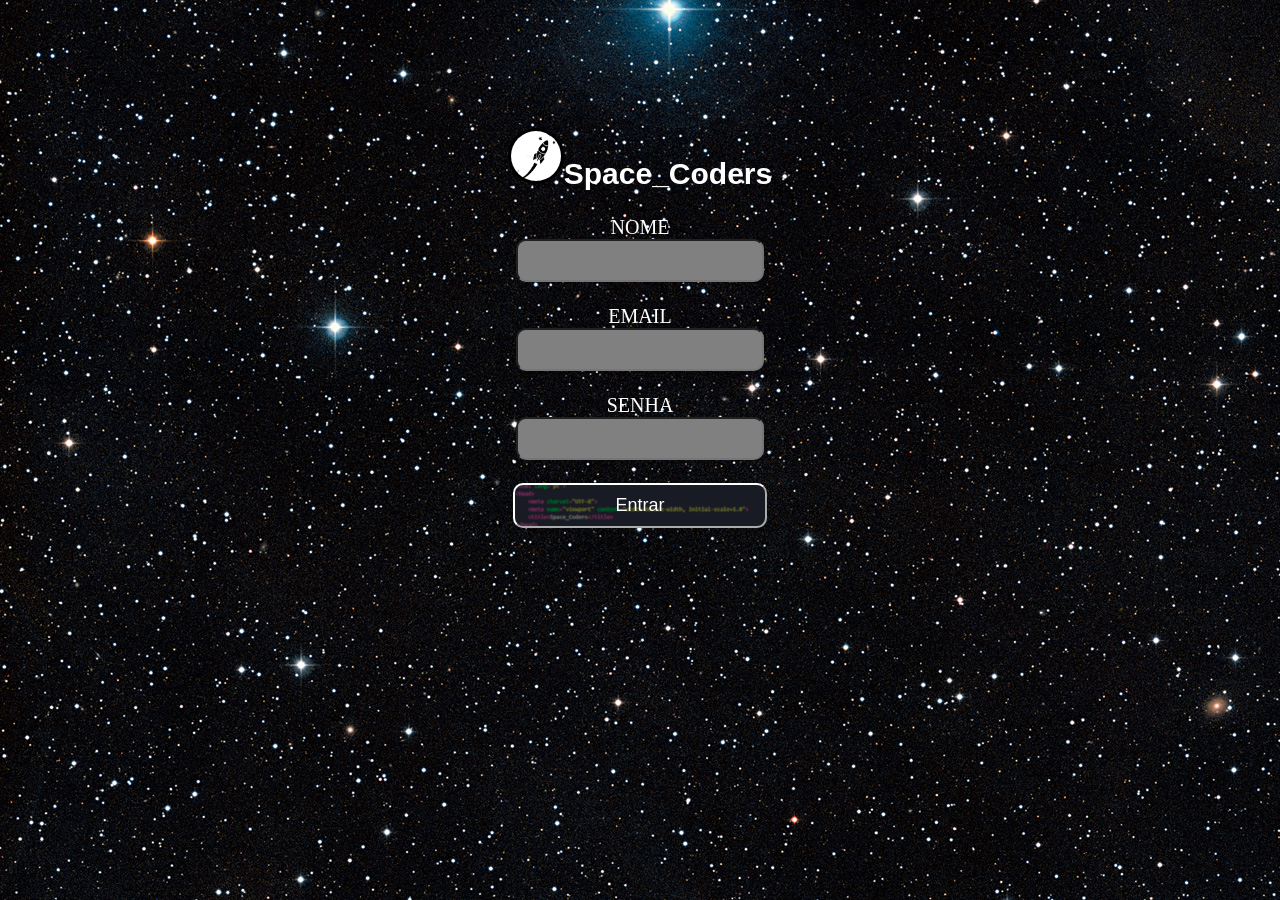
<file: loguin/Index.html>
<!DOCTYPE html>
<html lang="pt-br">
<head>
<meta charset="UTF-8">
<meta name="viewport" content="width=device-width, initial-scale=1">
<title>Loguin</title>
</head>
<style>
body{
overflow-x: hidden;
background-image: url("bgImg.jpg");
background-color: black;
color: white;
font-size: 20px;
}

.caixa{
    justify-content: center;
    text-align: center;
    padding: 10px ;
    font-family: "Letter Ghotic" ,"Optima", Times;
}

button{
    background-image: url("button.png");
    background-repeat: no-repeat;
    background-size:cover;
    background-position: center;
    background-color: black;
    color: white;
    cursor: pointer;
    border-color: white;
    border-radius: 10px;
    padding: 10px;
    padding-left: 100px;
    padding-right: 100px; 
    width:200 px;
    font-size: 18px;

}


input{ 
    color:white;
    background-color: gray;
    border-radius: 10px;
    padding:12px;
    width: 220px;
    
}

h2{
    text-align: center;
    margin-top:100px;
    font-family: Helvetica;
}

@media(max-width: 600px){

    .caixa{
        font-size: 16px;
        width: 90%;
    }
}

img{
    border: solid;
    border-color: black;
    width: 50px;
    height: 50px;
    border-radius: 50%;
    margin-top: 10px;
    
}
</style>
<body>
<div class="caixa">
        <h2> <img src="icon.png" alt="icone da empresa">Space_Coders</h2>

        <form id="idForm">
        <label for="nome">NOME</label><br>
        <input type="text" id="usuario" required><br><br>
        <label for="email">EMAIL</label><br>
        <input type="email" id="email" required><br><br>
        <label for="senha">SENHA</label><br>
        <input type="password" id="senha" required><br><br>
        <button type="submit"> Entrar </button>
        </form>
</div>

    <script src="script.js"></script>

</body>
</html>
</file>
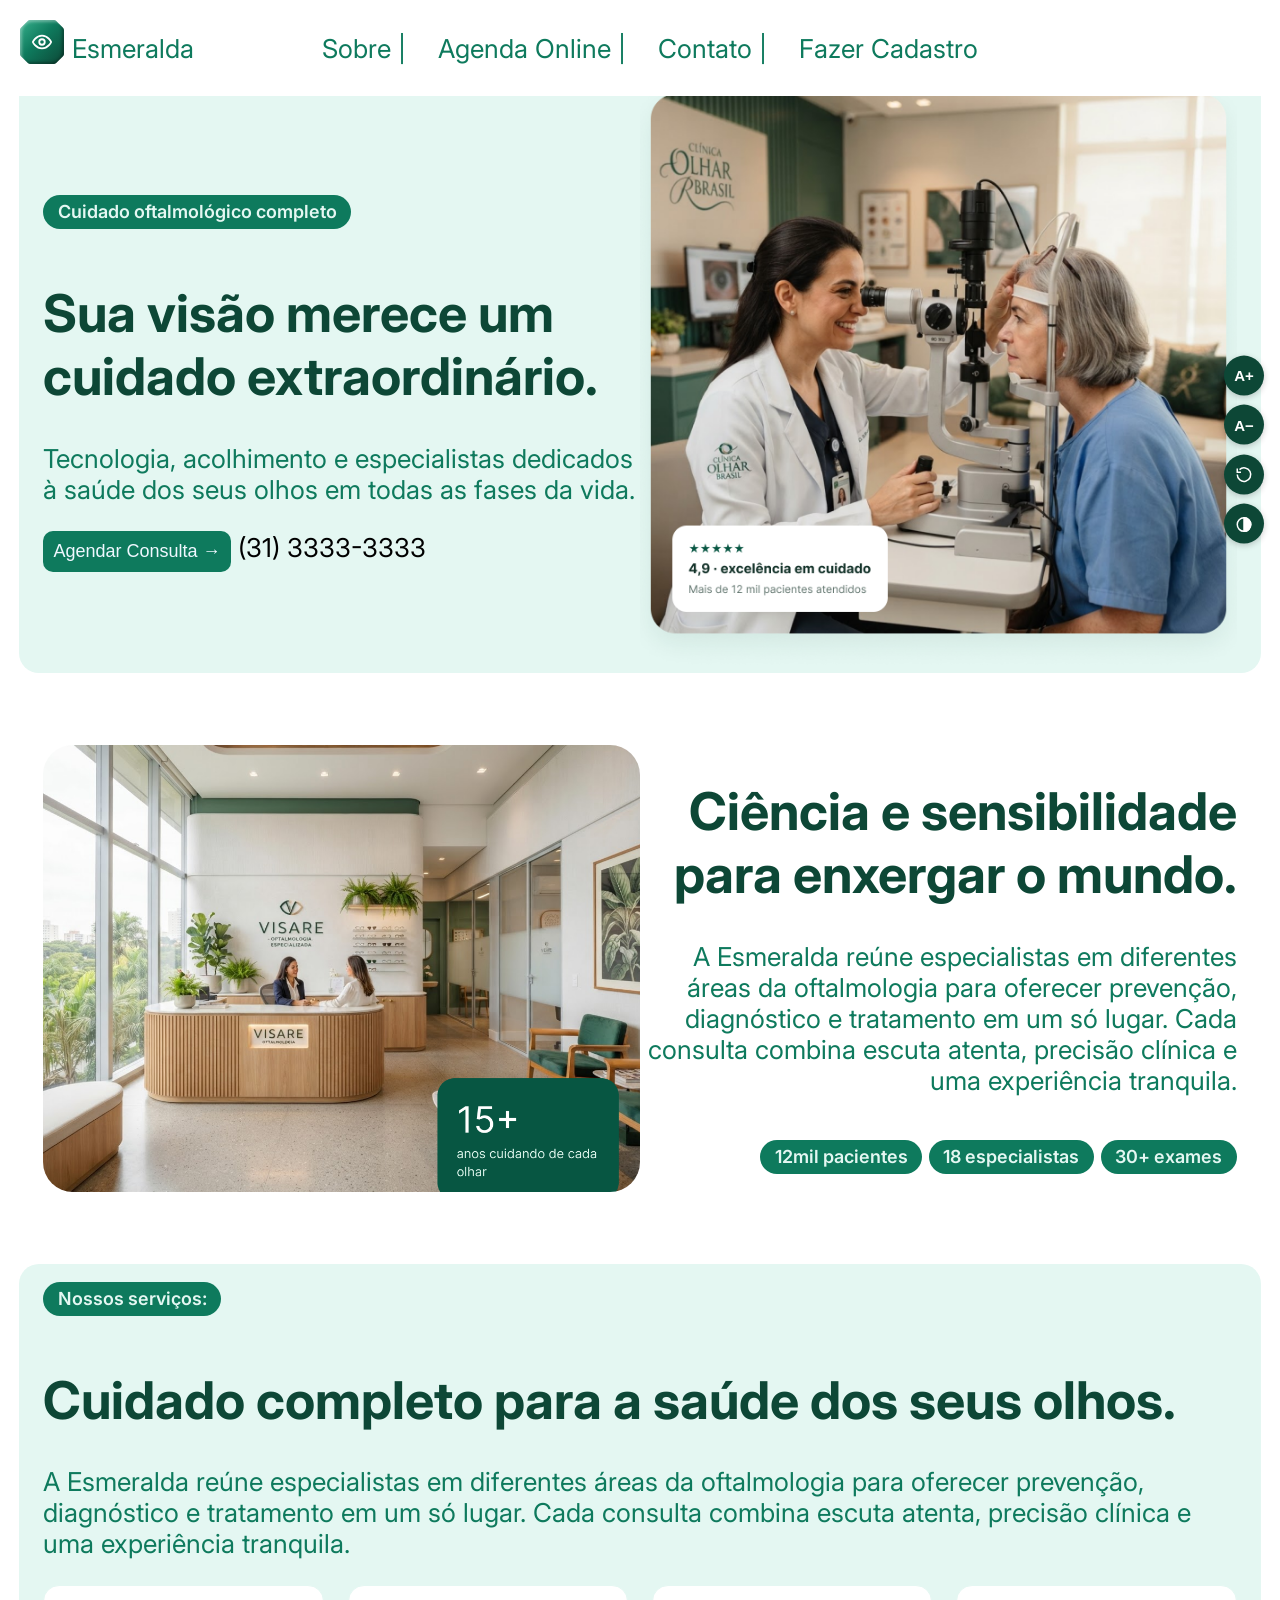
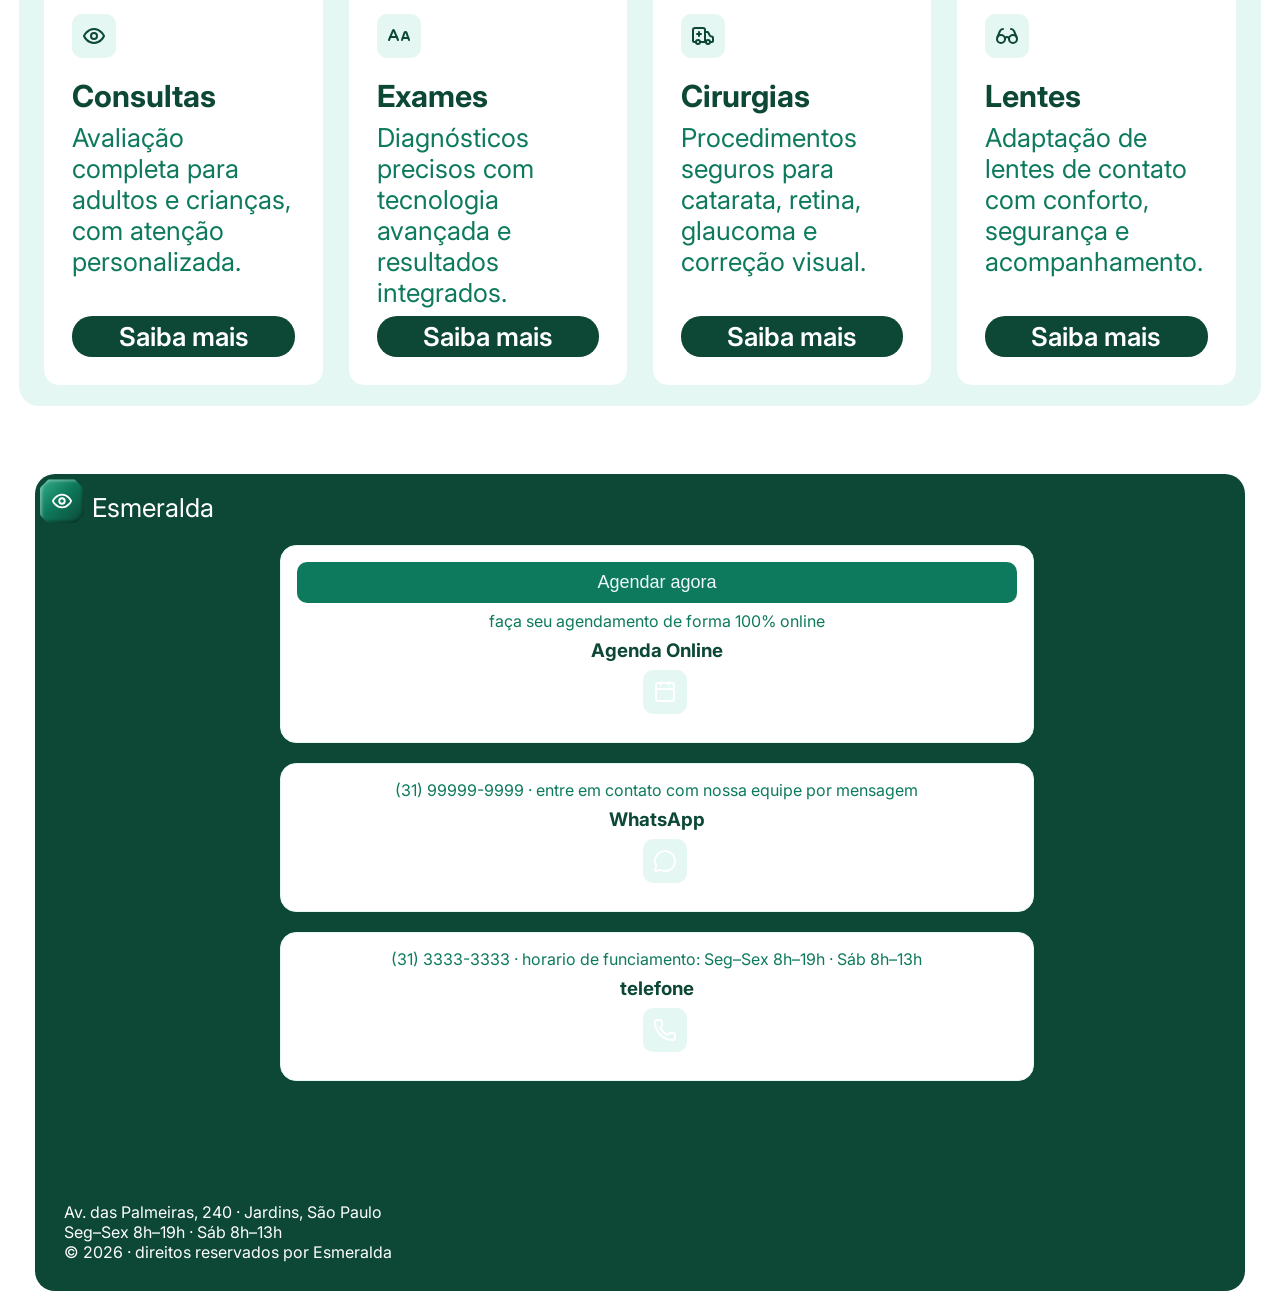
<file: trabalhoUX/index.html>
<!DOCTYPE html>
<html lang="en">
<head>
    <meta charset="UTF-8">
    <meta name="viewport" content="width=device-width, initial-scale=1.0">
    <title>Esmeralda</title>
    <link rel="stylesheet" href="style.css">
</head>
<body>

    <div class="barra-acessibilidade" role="toolbar" aria-label="Opções de acessibilidade">
    <button id="fonte-mais" title="Aumentar texto" aria-label="Aumentar texto">A+</button>
    <button id="fonte-menos" title="Diminuir texto" aria-label="Diminuir texto">A−</button>
    <button id="fonte-reset" title="Restaurar tamanho do texto" aria-label="Restaurar tamanho do texto">
        <svg viewBox="0 0 24 24" fill="none" stroke="currentColor" stroke-width="2">
            <path d="M3 12a9 9 0 1 0 3-6.7"/>
            <path d="M3 4v5h5"/>
        </svg>
    </button>
    <button id="alto-contraste" title="Alternar alto contraste" aria-label="Alternar alto contraste" aria-pressed="false">
        <svg viewBox="0 0 24 24" fill="none" stroke="currentColor" stroke-width="2">
            <circle cx="12" cy="12" r="9"/>
            <path d="M12 3a9 9 0 0 1 0 18Z" fill="currentColor"/>
        </svg>
    </button>
</div>

    <nav>
  <a href="#" > 
    <div class="logo"> 
        <div class="icone">
            <svg xmlns="http://www.w3.org/2000/svg" width="30" height="30" viewBox="0 0 24 24" fill="none" stroke="currentColor" stroke-width="2" stroke-linecap="round" stroke-linejoin="round">
            <path d="M2 12s3-7 10-7 10 7 10 7-3 7-10 7-10-7-10-7Z"/>
            <circle cx="12" cy="12" r="3"/>
            </svg>
        </div>
         Esmeralda
         </div>
        </a>
  <div class="menu">
    <a href="sobre.html">Sobre |</a>
    <a href="#agenda">Agenda Online |</a>
    <a href="#contato">Contato |</a>
    <a href="loguin.html">Fazer Cadastro</a>
  </div>
</nav>

<div class="container">
    <div class="caixa1">
  <div class="texto">
    <p class="eyebrow">Cuidado oftalmológico completo</p>
    <h1>Sua visão merece um cuidado extraordinário.</h1>
    <p class="subtitulo">Tecnologia, acolhimento e especialistas dedicados à saúde dos seus olhos em todas as fases da vida.</p>
    <button> Agendar Consulta → </button> <a href="tel:+553133333333" class="telefone">(31) 3333-3333</a>
  </div>
    <img src="img1.png" alt="Oftalmologista examinando paciente com lâmpada de fenda">
</div>
</div>

<div class="container">
<div class="caixa2">
    <img src="img2.png" alt="Oftalmologista examinando paciente com lâmpada de fenda">
    <div class="texto">
    <h1>Ciência e sensibilidade para enxergar o mundo.</h1>
    <p class="subtitulo">A Esmeralda reúne especialistas em diferentes áreas da oftalmologia para oferecer prevenção, diagnóstico e tratamento em um só lugar. Cada consulta combina escuta atenta, precisão clínica e uma experiência tranquila.</p>
    <p class="eyebrow">12mil pacientes</p>
    <p class="eyebrow">18 especialistas</p>
    <p class="eyebrow">30+ exames</p>
    </div>
</div>
</div>

<div class="container">
<div class="caixa1">
    <div class="texto" >
    <p class="eyebrow">Nossos serviços:</p>
    <h1>Cuidado completo para a saúde dos seus olhos.</h1>
    <p class="subtitulo">A Esmeralda reúne especialistas em diferentes áreas da oftalmologia para oferecer prevenção, diagnóstico e tratamento em um só lugar. Cada consulta combina escuta atenta, precisão clínica e uma experiência tranquila.</p>
    
    <div class="grid">
    <div class="card">
            <div class="icone">
        <svg xmlns="http://www.w3.org/2000/svg" width="24" height="24" viewBox="0 0 24 24" fill="none" stroke="currentColor" stroke-width="2" stroke-linecap="round" stroke-linejoin="round">
            <path d="M2 12s3-7 10-7 10 7 10 7-3 7-10 7-10-7-10-7Z"/>
            <circle cx="12" cy="12" r="3"/>
        </svg>
    </div>
        <h3>Consultas</h3>
        <p>Avaliação completa para adultos e crianças, com atenção personalizada.</p>
        <a href="https:\\google.com" class="saibaM">Saiba mais </a>
    </div>
    <div class="card">
            <div class="icone">
        <svg xmlns="http://www.w3.org/2000/svg" width="24" height="24" viewBox="0 0 24 24" fill="none" stroke="currentColor" stroke-width="2" stroke-linecap="round" stroke-linejoin="round" class="lucide lucide-a-large-small preview-icon">
            <path d="m15 16 2.536-7.328a1.02 1.02 1 0 1 1.928 0L22 16"/><path d="M15.697 14h5.606"/>
            <path d="m2 16 4.039-9.69a.5.5 0 0 1 .923 0L11 16"/><path d="M3.304 13h6.392"/></svg>
    </div>
        <h3>Exames</h3>
        <p>Diagnósticos precisos com tecnologia avançada e resultados integrados.</p>
        <a href="https:\\google.com" class="saibaM">Saiba mais </a>
    </div>
    <div class="card">
            <div class="icone">
        <svg xmlns="http://www.w3.org/2000/svg" width="24" height="24" viewBox="0 0 24 24" fill="none" stroke="currentColor" stroke-width="2" stroke-linecap="round" stroke-linejoin="round" class="lucide lucide-ambulance preview-icon">
            <path d="M10 10H6"/><path d="M14 18V6a2 2 0 0 0-2-2H4a2 2 0 0 0-2 2v11a1 1 0 0 0 1 1h2"/><path d="M19 18h2a1 1 0 0 0 1-1v-3.28a1 1 0 0 0-.684-.948l-1.923-.641a1 1 0 0 1-.578-.502l-1.539-3.076A1 1 0 0 0 16.382 8H14"/><path d="M8 8v4"/><path d="M9 18h6"/>
            <circle cx="17" cy="18" r="2"/><circle cx="7" cy="18" r="2"/></svg>
        </svg>
    </div>
        <h3>Cirurgias</h3>
        <p>Procedimentos seguros para catarata, retina, glaucoma e correção visual.</p>
        <a href="https:\\wikipedia.com" class="saibaM">Saiba mais </a>
    </div>
    <div class="card">
            <div class="icone">
        <svg xmlns="http://www.w3.org/2000/svg" width="24" height="24" viewBox="0 0 24 24" fill="none" stroke="currentColor" stroke-width="2" stroke-linecap="round" stroke-linejoin="round" class="lucide lucide-glasses preview-icon">
            <circle cx="6" cy="15" r="4"/><circle cx="18" cy="15" r="4"/><path d="M14 15a2 2 0 0 0-2-2 2 2 0 0 0-2 2"/>
            <path d="M2.5 13 5 7c.7-1.3 1.4-2 3-2"/><path d="M21.5 13 19 7c-.7-1.3-1.5-2-3-2"/></svg>
    </div>
        <h3>Lentes</h3>
        <p>Adaptação de lentes de contato com conforto, segurança e acompanhamento.</p>
        <a href="https:\\google.com" class="saibaM">Saiba mais </a>
    </div>
    </div>
    </div>
</div>
</div>

<footer id="agenda">
        <div class="logo"> 
        <div class="icone">
            <svg xmlns="http://www.w3.org/2000/svg" width="30" height="30" viewBox="0 0 24 24" fill="none" stroke="currentColor" stroke-width="2" stroke-linecap="round" stroke-linejoin="round">
            <path d="M2 12s3-7 10-7 10 7 10 7-3 7-10 7-10-7-10-7Z"/>
            <circle cx="12" cy="12" r="3"/>
            </svg>
        </div>
         Esmeralda <br>
         </div>

<div class="card">
    <div class="icone">
        <svg xmlns="http://www.w3.org/2000/svg" width="24" height="24" viewBox="0 0 24 24" fill="none" stroke="#ffffff" stroke-width="2" stroke-linecap="round" stroke-linejoin="round" class="lucide lucide-calendar preview-icon"><path d="M8 2v3"/>
        <path d="M16 2v3"/><rect x="3" y="3" width="18" height="18" rx="2"/><path d="M3 9h18"/></svg>
    </div>
    <h3 > Agenda Online</h3>
    <p>faça seu agendamento de forma 100% online</p>

    <button data-abre-agendamento>Agendar agora</button>
    <dialog id="dialog-agendamento" class="modal-agendamento">
    <button class="fechar-modal" data-fecha-agendamento aria-label="Fechar">×</button>
 
    <span class="rotulo" id="agenda">Agende sua consulta</span>
    <h2>O que você precisa hoje?</h2>
        <div class="grupo-agendamento">
        <h4>Data</h4>
        <input type="date" id="data-agendamento" class="campo-data">
    </div>
 
    <div class="grupo-agendamento">
        <h4>Horário</h4>
        <div class="opcoes" data-grupo="horario">
            <button class="opcao">09:00</button>
            <button class="opcao">10:30</button>
            <button class="opcao">14:00</button>
            <button class="opcao">15:30</button>
            <button class="opcao">17:00</button>
        </div>
    </div>
 
    <p class="resumo-agendamento" id="resumo-agendamento">Escolha o serviço, a data e o horário.</p>
 
    <button class="confirmar-agendamento" id="confirmar-agendamento">Confirmar agendamento</button>
</dialog>
</div>

<div class="card">
    <div class="icone">
        <svg xmlns="http://www.w3.org/2000/svg" width="24" height="24" viewBox="0 0 24 24" fill="none" stroke="#ffffff" stroke-width="2" stroke-linecap="round" stroke-linejoin="round" class="lucide lucide-message-circle preview-icon">
        <path d="M2.992 16.342a2 2 0 0 1 .094 1.167l-1.065 3.29a1 1 0 0 0 1.236 1.168l3.413-.998a2 2 0 0 1 1.099.092 10 10 0 1 0-4.777-4.719"/></svg>
    </div>
    <h3> WhatsApp</h3>
    <p> (31) 99999-9999 · entre em contato com nossa equipe por mensagem</p>
</div> 
<div class="card">
    <div class="icone">
        <svg xmlns="http://www.w3.org/2000/svg" width="24" height="24" viewBox="0 0 24 24" fill="none" stroke="#ffffff" stroke-width="2" stroke-linecap="round" stroke-linejoin="round" class="lucide lucide-phone preview-icon">
        <path d="M13.832 16.568a1 1 0 0 0 1.213-.303l.355-.465A2 2 0 0 1 17 15h3a2 2 0 0 1 2 2v3a2 2 0 0 1-2 2A18 18 0 0 1 2 4a2 2 0 0 1 2-2h3a2 2 0 0 1 2 2v3a2 2 0 0 1-.8 1.6l-.468.351a1 1 0 0 0-.292 1.233 14 14 0 0 0 6.392 6.384"/></svg>
    </div>
    <h3> telefone</h3>
    <p> (31) 3333-3333 · horario de funciamento: Seg–Sex 8h–19h · Sáb 8h–13h </p>
</div>       

<p>Av. das Palmeiras, 240 · Jardins, São Paulo
<br>
Seg–Sex 8h–19h · Sáb 8h–13h
<br>
© 2026 · direitos reservados por Esmeralda</p>

</footer>

<link rel="stylesheet" href="script.js">

</body>
</html>
</file>
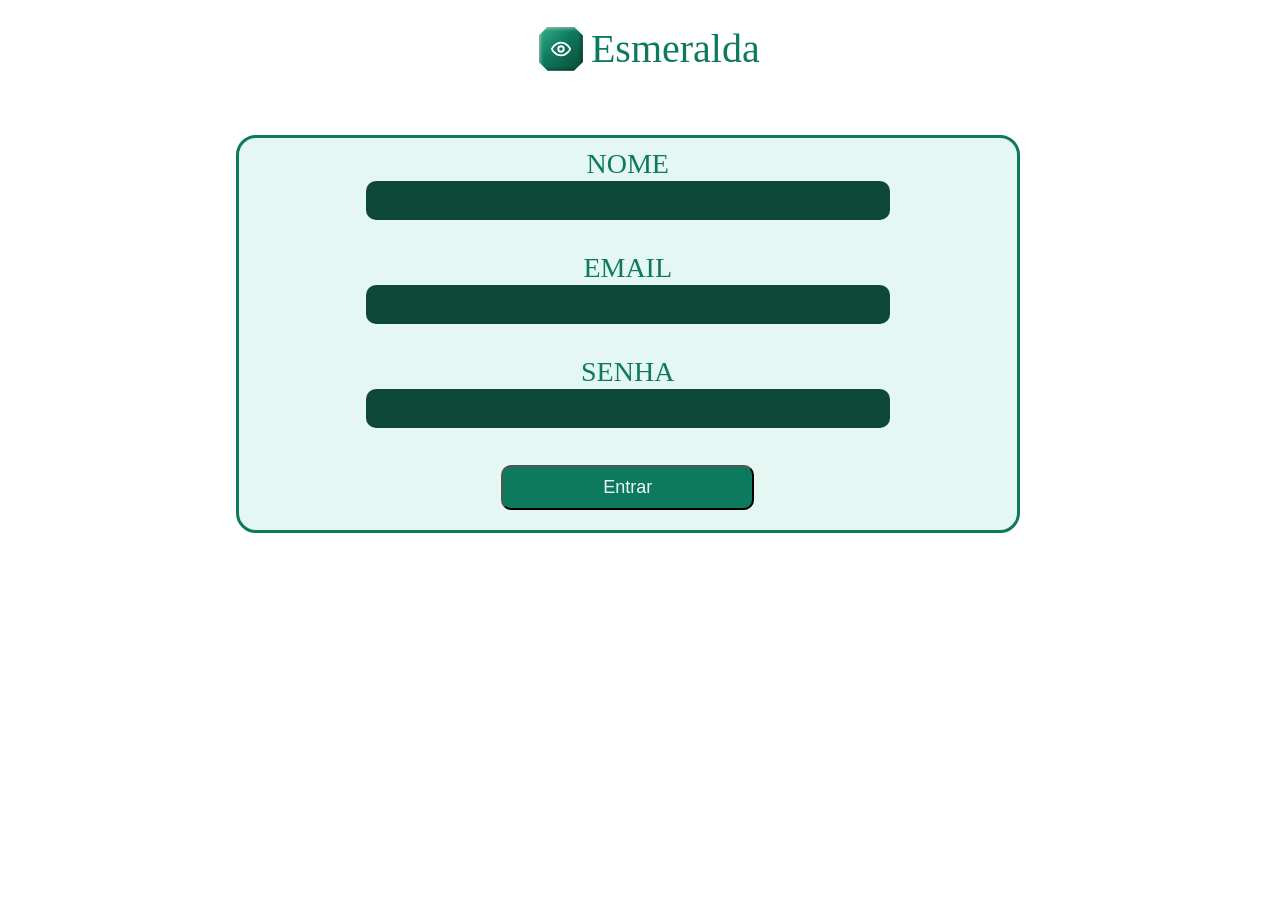
<file: trabalhoUX/loguin.html>
<!DOCTYPE html>
<html lang="en">
<head>
    <meta charset="UTF-8">
    <meta name="viewport" content="width=device-width, initial-scale=1.0">
    <title>Fazer cadastro</title>

    <style>
        :root{
    --verde-100: #e4f7f2;
    --verde-600:#0E7A5D;
    --verde-900:#0d4736;
}
body{
overflow-x: hidden;
color: var(--verde-600);
background-color: #fff;
font-size: 28px;
z-index: -1;
}

.menu{
    display: flex;
    align-items: center;
    gap: 2rem;
}

.logo{
    font-size: 40px;
    display: flex;
    align-items: center;
    gap: 0.5rem;
    margin-left: 42%;
    margin-top: 2%;
}

.logo .icone{
    width: 44px;
    height: 44px;
    display: flex;
    align-items: center;
    justify-content: center;
    background: linear-gradient(135deg, var(--verde-400, #37B08C) 0%, var(--verde-600) 45%, var(--verde-900) 100%);
    clip-path: polygon(
        20% 0%,   80% 0%,
        100% 20%, 100% 80%,
        80% 100%, 20% 100%,
        0% 80%,   0% 20%
    );
    box-shadow:
        inset 2px 2px 3px rgba(255,255,255,0.35),
        inset -2px -2px 3px rgba(0,0,0,0.35);
}

.logo .icone svg{
    color: #fff; 
    width: 22px;
    height: 22px;
}

.logo:hover svg{
    transform-origin: center;
    animation:  piscar 2s ease-in-out infinite;
}

@keyframes piscar{
    0%, 92%, 100%{ transform: scaleY(1); }
    96%{ transform: scaleY(0.1); }
}

.caixa{
    background-color:  var(--verde-100);
    justify-content: center;
    text-align: center;
    padding: 10px ;
    margin-top: 5%;
    margin-left: 18%;
    width: 60%;
    border: solid;
    border-color: var(--verde-600);
    border-radius: 20px;
}

button{
    background-repeat: no-repeat;
    background-size:cover;
    background-position: center;
    background-color: var(--verde-600);
    color: aliceblue;
    cursor: pointer;
    border-color: black;
    border-radius: 10px;
    padding: 10px;
    padding-left: 100px;
    padding-right: 100px; 
    width:200 px;
    font-size: 18px;
    margin-top: 5px;
    margin-bottom: 10px;
}

input{ 
    color:var(--verde-100);
    background-color: var(--verde-900);
    border-radius: 10px;
    padding:12px;
    width: 500px;
    border: none;
    
}

h2{
    text-align: center;
    margin-top:100px;
    font-family: Helvetica;
}

@media(max-width: 600px){

    .caixa{
        font-size: 16px;
        width: 90%;
    }
}
</style>
</head>
<body>
    
        <div class="logo"> 
        <div class="icone">
            <svg xmlns="http://www.w3.org/2000/svg" width="30" height="30" viewBox="0 0 24 24" fill="none" stroke="currentColor" stroke-width="2" stroke-linecap="round" stroke-linejoin="round">
            <path d="M2 12s3-7 10-7 10 7 10 7-3 7-10 7-10-7-10-7Z"/>
            <circle cx="12" cy="12" r="3"/>
            </svg>
        </div>
         Esmeralda
         </div>

<div class="caixa">
        <form id="idForm">
        <label for="nome">NOME</label><br>
        <input type="text" id="usuario" required><br><br>
        <label for="email">EMAIL</label><br>
        <input type="email" id="email" required><br><br>
        <label for="senha">SENHA</label><br>
        <input type="password" id="senha" required><br><br>
        <button type="submit"> Entrar </button>
        </form>
</div>

<script>

    let senhaTrue = /^(?=.*[a-z])(?=.*[A-Z])(?=.*\d)(?=.*[@$!%*?&])[A-Za-z\d@$!%*?&]{8,}$/;
let emailTrue = /^[a-zA-Z0-9._%+-]+@[a-zA-Z0-9.-]+\.[a-zA-Z]{2,}$/;

const form = document.getElementById("idForm");
form.addEventListener("submit", function(event) {
event.preventDefault();

            let usuario = document.getElementById("usuario").value.trim();   
            let senha = document.getElementById("senha").value.trim();
            let email = document.getElementById("email").value.trim();
            
            if (usuario === "" || email === "" || senha ===""){
            alert("Todos campos devem ser preenchidos"); 
            return;
            }

            if ( usuario != usuario.trim() || usuario.trim().length < 2 || usuario.indexOf(" ") == -1)
                { alert("O usuário deve conter nome e sobrenome");
                  return;             
            }

            if (!emailTrue.test(email)) {
                alert("O email é inválido");
                return;
            }
            
            if (!senhaTrue.test(senha)){
                alert("A senha deve ter no mínimo 8 characteres, letras minusculas maiusculas e character especial");
                return;
            }
             
                 alert("Login realizado com sucesso");
                 sessionStorage.setItem("logado", "true");
                 window.location.href="index.html";
            
     });

</script>
</body>
</html>
</file>
<file: trabalhoUX/style.css>
@import url('https://fonts.googleapis.com/css2?family=Inter:wght@400;600;700&display=swap');

:root{
    --verde-100: #e4f7f2;
    --verde-600:#0E7A5D;
    --verde-900:#0d4736;
}

body{
    padding-top: 5%;
    font-size: 26px;
    font-family: "Inter", "Figtree", sans-serif ;
}

.container{
    padding: 4px;
}
.grid{
    display: grid;
    grid-template-columns: repeat(4, 1fr);
    gap: 1.5rem;
}


nav{
    color: var(--verde-600);
    background-color: #fff;
    display: flex;
    text-decoration: none;
    align-items: center;   
    padding: 20px;
    padding-bottom: 20px;
    margin-bottom: 60px;
    gap: 8rem;

    position: fixed;
    top: 0;
    left: 0;
    width: 100%;
    z-index: 100;
}

nav .menu a:hover{
    color: var(--verde-900);
    scale: 1.1;
    cursor: pointer;

}

.menu{
    display: flex;
    align-items: center;
    gap: 2rem;
}

.logo{
    display: flex;
    align-items: center;
    gap: 0.5rem;
}

.logo .icone{
    width: 44px;
    height: 44px;
    display: flex;
    align-items: center;
    justify-content: center;
    background: linear-gradient(135deg, var(--verde-400, #37B08C) 0%, var(--verde-600) 45%, var(--verde-900) 100%);
    clip-path: polygon(
        20% 0%,   80% 0%,
        100% 20%, 100% 80%,
        80% 100%, 20% 100%,
        0% 80%,   0% 20%
    );
    box-shadow:
        inset 2px 2px 3px rgba(255,255,255,0.35),
        inset -2px -2px 3px rgba(0,0,0,0.35);
}

.logo .icone svg{
    color: #fff; 
    width: 22px;
    height: 22px;
}

.logo:hover svg{
    transform-origin: center;
    animation:  piscar 2s ease-in-out infinite;
}

@keyframes piscar{
    0%, 92%, 100%{ transform: scaleY(1); }
    96%{ transform: scaleY(0.1); }
}

.caixa1{
    background-color: var(--verde-100);
    width: 95%;
    margin-inline: auto;
    padding-inline: 1.5rem;
    display: flex;
    align-items: center;
    justify-content: space-between;
    border-radius: 20px;
}

.caixa1 img{
    width: 50%;
    object-fit: cover;
    aspect-ratio: 1/1;
    border-radius: 30px;

}
.caixa1 a, nav a{
    color: inherit;
    text-decoration: none;
}

.caixa1 h1{ color: var(--verde-900); }
.subtitulo{ color: var(--verde-600); }

.eyebrow{
  display: inline-flex;
  align-items: center;
  gap: 0.5rem;
  color: var(--verde-100);
  font-size: 18px;
  font-weight: 600;
  background-color: var(--verde-600);
  padding: 0.4rem 0.9rem;
  border-radius: 999px; 
  width: fit-content;
  
}


button {
    background-color: var(--verde-600);
    border-radius: 10px;
    font-size: 18px;
    padding: 10px;
    border: none;
    color: aliceblue;
    transition: 0.3s;
}

button:hover{
    cursor: pointer;
    transform: scale(1.05);
    background-color: var(--verde-900);
    
}

.caixa2{
    width: 95%;
    margin-inline: auto;
    padding-inline: 1.5rem;
    display: flex;
    align-items: center;
    justify-content: space-between;
    text-align: right;
}

.caixa2 img{
    width: 50%;
    aspect-ratio: 4/3;
    object-fit: cover;
    border-radius: 30px;

}
.caixa2 a, nav a{
    color: inherit;
    text-decoration: none;
}

.caixa2 h1{ color: var(--verde-900); }

.caixa1,
.caixa2{
    margin-bottom: 4rem; 
}

.card{
    background-color: #fff;
    border: 1px solid var(--verde-100);
    border-radius: 16px;
    padding: 1.75rem;
    display: flex;
    flex-direction: column;
    gap: 0.5rem;
    margin-bottom: 20px;
    transition: background-color 0.3s, border-color 0.3s, transform 0.3s;
}

.card h3{
    color: var(--verde-900);
    margin: 0;
}

.card p{
    color: var(--verde-600);
    margin: 0;
}


.card .saibaM{
    margin-top: auto;
    padding-top: 1rem;
    color: #fff ;
    font-weight: 600;
    text-decoration: none;
    background-color: var(--verde-900);
    padding: 5px;
    border-radius: 20px;
    text-align: center;
}

.card:hover{
    background-color: var(--verde-900);
    border-color: var(--verde-900);
    transform: scale(1.05);
}
.card:hover p,
.card:hover h3{
    color: var(--verde-100);
}
.card:hover .saibaM{
    color: var(--verde-600);
    background-color: #fff;
}

.icone{
    width: 2.75rem;
    height: 2.75rem;
    display: flex;
    align-items: center;
    justify-content: center;
    background-color: var(--verde-100);
    border-radius: 10px;
    margin-bottom: 0.75rem;
    color: var(--verde-900); 
    transition: background-color 0.3s, color 0.3s;
}

.card:hover .icone{
    background-color: var(--verde-600);
    color: var(--verde-100);
}

footer{
    background-color: var(--verde-900);
    color: #fff;
    font-size: 16px;
    width: 95%;
    margin-inline: auto;
    padding-inline: 2rem;
    padding: 5px;
    border-radius: 20px;
}

footer .card .icone{
    margin-left: 48%;
}

footer .logo{
    font-size: 26px;
}

footer .card{
    width: 60%;
    height: 20%;
    display: flex;
    flex-direction: column-reverse;
    margin-left: 20%;
    padding: 1rem;
    margin-top: 10px;
    object-position: center;
    text-align: center;
}
footer p{
    margin: 2%;
    margin-top: 10%;
}

.modal-agendamento{
    position: relative;
    width: 90%;
    max-width: 460px;
    border: none;
    border-radius: 20px;
    padding: 2rem;
    font-family: inherit;
}
 
.modal-agendamento::backdrop{
    background: rgba(13, 71, 54, 0.55);
}
 
.modal-agendamento h2{
    color: var(--verde-900);
    margin: 0 0 1.5rem;
    font-size: 30px;
}
 
.fechar-modal{
    position: absolute;
    top: 1rem;
    right: 1rem;
    width: 2.25rem;
    height: 2.25rem;
    padding: 0;
    line-height: 1;
    font-size: 20px;
    background-color: var(--verde-100);
    color: var(--verde-900);
}
 
.fechar-modal:hover{
    background-color: var(--verde-900);
    color: #fff;
}
 
.grupo-agendamento{ margin-bottom: 1.5rem; }
 
.grupo-agendamento h4{
    color: var(--verde-900);
    font-size: 16px;
    margin: 0 0 0.6rem;
}
 
.opcoes{
    display: flex;
    flex-wrap: wrap;
    gap: 0.6rem;
}
 
.opcao{
    background-color: #fff;
    color: var(--verde-900);
    border: 1px solid var(--verde-100);
    border-radius: 999px;
    font-size: 15px;
    padding: 0.5rem 1rem;
}
 
.opcao:hover{
    background-color: var(--verde-100);
    transform: none;
}
 
.opcao.selecionada{
    background-color: var(--verde-600);
    border-color: var(--verde-600);
    color: #fff;
}
 
.campo-data{
    width: 100%;
    border: 1px solid var(--verde-100);
    border-radius: 10px;
    padding: 0.6rem 0.8rem;
    font-size: 16px;
    font-family: inherit;
    color: var(--verde-900);
}
 
.resumo-agendamento{
    background-color: var(--verde-100);
    color: var(--verde-900);
    border-radius: 10px;
    padding: 0.75rem 1rem;
    font-size: 15px;
    margin-bottom: 1.25rem;
}
 
.resumo-agendamento.completo{
    background-color: var(--verde-900);
    color: var(--verde-100);
    font-weight: 600;
}
 
.confirmar-agendamento{
    width: 100%;
    font-size: 18px;
}

.barra-acessibilidade{
    position: fixed;
    right: 1rem;
    top: 50%;
    transform: translateY(-50%);
    display: flex;
    flex-direction: column;
    gap: 0.6rem;
    z-index: 200;
}
 
.barra-acessibilidade button{
    width: 2.5rem;
    height: 2.5rem;
    padding: 0;
    border-radius: 50%;
    background-color: var(--verde-900);
    color: #fff;
    font-size: 15px;
    font-weight: 700;
    display: flex;
    align-items: center;
    justify-content: center;
    box-shadow: 0 2px 6px rgba(0,0,0,0.2);
}
 
.barra-acessibilidade button svg{
    width: 18px;
    height: 18px;
}
 
.barra-acessibilidade button:hover{
    background-color: var(--verde-600);
    transform: scale(1.08);
}
 
.barra-acessibilidade button[aria-pressed="true"]{
    background-color: #ffe600;
    color: #000;
}
 

html.alto-contraste,
html.alto-contraste body,
html.alto-contraste *{
    background-color: #000 !important;
    color: #ffe600 !important;
    border-color: #ffe600 !important;
}
 
html.alto-contraste img{
    filter: grayscale(1) contrast(1.2);
    outline: 1px solid #ffe600;
}
 
html.alto-contraste button{
    background-color: #ffe600 !important;
    color: #000 !important;
}
 
html.alto-contraste .barra-acessibilidade button[aria-pressed="true"]{
    outline: 2px solid #fff;
}
</file>
